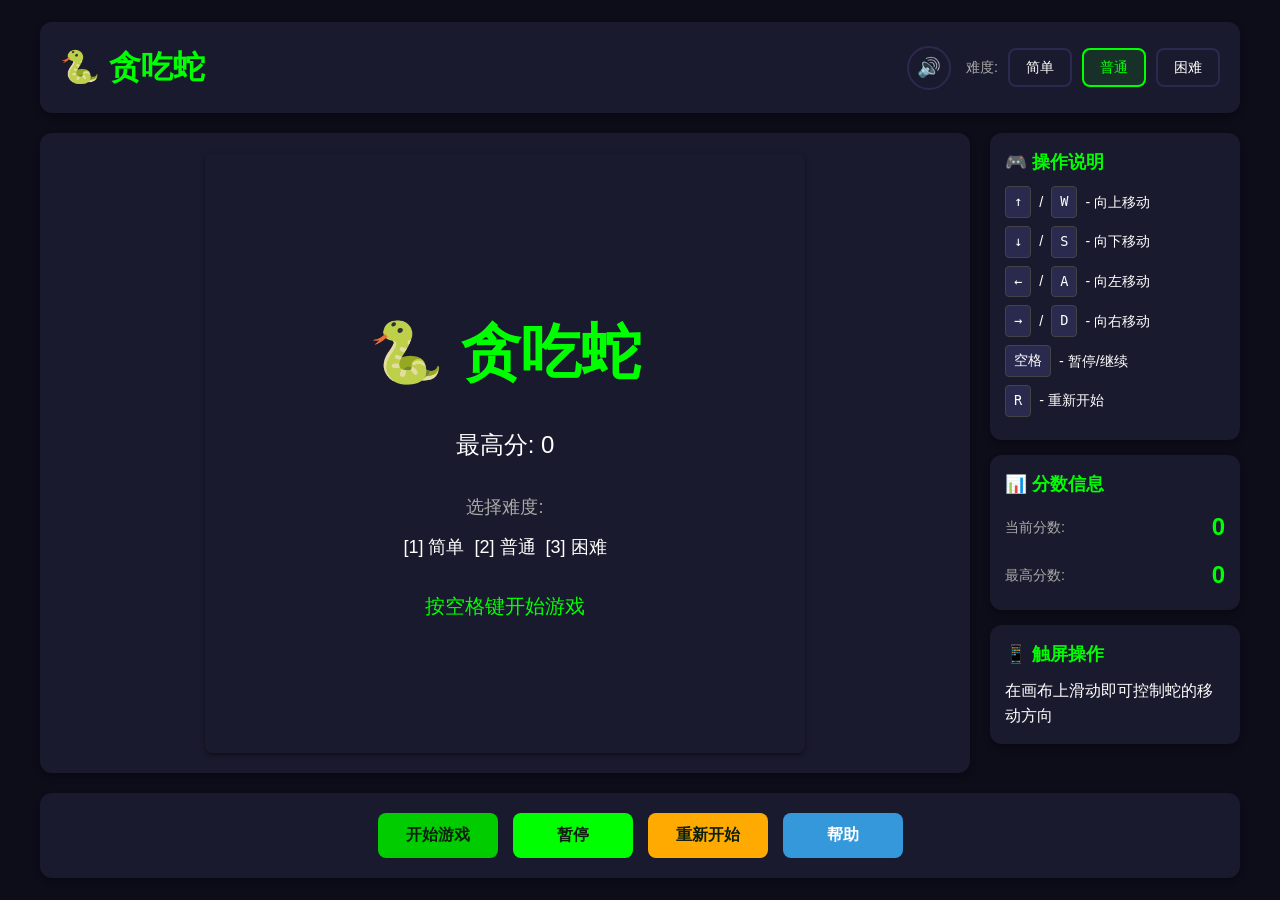
<file: index.html>
<!DOCTYPE html>
<html lang="zh-CN">
<head>
  <meta charset="UTF-8">
  <meta name="viewport" content="width=device-width, initial-scale=1.0">
  <title>贪吃蛇</title>
  <link rel="stylesheet" href="css/style.css">
</head>
<body>
  <div class="container">
    <header class="game-header">
      <h1>🐍 贪吃蛇</h1>
      <div class="header-controls">
        <button id="soundToggle" class="btn-icon" title="音效开关">🔊</button>
        <div class="difficulty-selector">
          <span class="label">难度:</span>
          <button class="difficulty-btn" data-difficulty="easy">简单</button>
          <button class="difficulty-btn active" data-difficulty="normal">普通</button>
          <button class="difficulty-btn" data-difficulty="hard">困难</button>
        </div>
      </div>
    </header>

    <main class="game-main">
      <div class="canvas-wrapper">
        <canvas id="gameCanvas"></canvas>
      </div>

      <aside class="game-info">
        <div class="info-card">
          <h3>🎮 操作说明</h3>
          <ul>
            <li><kbd>↑</kbd> / <kbd>W</kbd> - 向上移动</li>
            <li><kbd>↓</kbd> / <kbd>S</kbd> - 向下移动</li>
            <li><kbd>←</kbd> / <kbd>A</kbd> - 向左移动</li>
            <li><kbd>→</kbd> / <kbd>D</kbd> - 向右移动</li>
            <li><kbd>空格</kbd> - 暂停/继续</li>
            <li><kbd>R</kbd> - 重新开始</li>
          </ul>
        </div>

        <div class="info-card">
          <h3>📊 分数信息</h3>
          <div class="score-display">
            <div class="score-item">
              <span class="label">当前分数:</span>
              <span id="currentScore" class="value">0</span>
            </div>
            <div class="score-item">
              <span class="label">最高分数:</span>
              <span id="highScore" class="value">0</span>
            </div>
          </div>
        </div>

        <div class="info-card">
          <h3>📱 触屏操作</h3>
          <p>在画布上滑动即可控制蛇的移动方向</p>
        </div>
      </aside>
    </main>

    <footer class="game-footer">
      <button id="startBtn" class="btn btn-primary">开始游戏</button>
      <button id="pauseBtn" class="btn btn-secondary">暂停</button>
      <button id="restartBtn" class="btn btn-warning">重新开始</button>
      <button id="helpBtn" class="btn btn-info">帮助</button>
    </footer>
  </div>

  <!-- 帮助面板 -->
  <div id="helpOverlay" class="help-overlay">
    <div class="help-panel">
      <div class="help-header">
        <h2>🎮 操作说明</h2>
        <button id="helpCloseBtn" class="help-close-btn">&times;</button>
      </div>
      <div class="help-content">
        <div class="help-section">
          <h3>⌨️ 键盘控制</h3>
          <ul class="help-list">
            <li><kbd>↑</kbd> / <kbd>W</kbd> - 向上移动</li>
            <li><kbd>↓</kbd> / <kbd>S</kbd> - 向下移动</li>
            <li><kbd>←</kbd> / <kbd>A</kbd> - 向左移动</li>
            <li><kbd>→</kbd> / <kbd>D</kbd> - 向右移动</li>
            <li><kbd>空格</kbd> - 暂停/继续</li>
            <li><kbd>R</kbd> - 重新开始</li>
            <li><kbd>H</kbd> - 打开/关闭帮助</li>
            <li><kbd>ESC</kbd> - 关闭帮助面板</li>
          </ul>
        </div>
        <div class="help-section">
          <h3>📱 触屏操作</h3>
          <p>在画布上滑动即可控制蛇的移动方向</p>
        </div>
      </div>
    </div>
  </div>

  <!-- 游戏脚本 -->
  <script type="module">
    import { Game } from './js/Game.js';
    import { SoundManager } from './js/SoundManager.js';

    // 创建游戏和音效管理器实例
    const game = new Game();
    const soundManager = new SoundManager();

    // 显示开始界面
    game.showStartScreen();

    // DOM 元素
    const startBtn = document.getElementById('startBtn');
    const pauseBtn = document.getElementById('pauseBtn');
    const restartBtn = document.getElementById('restartBtn');
    const helpBtn = document.getElementById('helpBtn');
    const helpOverlay = document.getElementById('helpOverlay');
    const helpCloseBtn = document.getElementById('helpCloseBtn');
    const difficultyBtns = document.querySelectorAll('.difficulty-btn');
    const currentScoreEl = document.getElementById('currentScore');
    const highScoreEl = document.getElementById('highScore');
    const soundToggle = document.getElementById('soundToggle');

    // 首次用户交互时初始化音效
    const initSound = () => {
      soundManager.init();
      document.removeEventListener('click', initSound);
      document.removeEventListener('touchstart', initSound);
    };
    document.addEventListener('click', initSound);
    document.addEventListener('touchstart', initSound);

    // 音效开关
    soundToggle.addEventListener('click', () => {
      const enabled = soundManager.toggle();
      soundToggle.textContent = enabled ? '🔊' : '🔇';
    });

    // 切换帮助面板显示状态
    function toggleHelp() {
      const isHidden = helpOverlay.style.display === 'none' || helpOverlay.style.display === '';
      helpOverlay.style.display = isHidden ? 'flex' : 'none';
    }

    // 帮助按钮点击事件
    helpBtn.addEventListener('click', toggleHelp);

    // 帮助面板关闭按钮点击事件
    helpCloseBtn.addEventListener('click', toggleHelp);

    // 点击遮罩层关闭帮助
    helpOverlay.addEventListener('click', (e) => {
      if (e.target === helpOverlay) {
        toggleHelp();
      }
    });

    // 开始游戏
    startBtn.addEventListener('click', () => {
      game.start();
      startBtn.textContent = '游戏中...';
      startBtn.disabled = true;
    });

    // 暂停/继续
    pauseBtn.addEventListener('click', () => {
      const status = game.getStatus();
      if (status === 'playing') {
        game.pause();
        pauseBtn.textContent = '继续';
      } else if (status === 'paused') {
        game.resume();
        pauseBtn.textContent = '暂停';
      }
    });

    // 重新开始
    restartBtn.addEventListener('click', () => {
      game.restart();
      startBtn.textContent = '游戏中...';
      startBtn.disabled = true;
      pauseBtn.textContent = '暂停';
    });

    // 难度切换
    difficultyBtns.forEach(btn => {
      btn.addEventListener('click', () => {
        const difficulty = btn.dataset.difficulty;
        if (game.setDifficulty(difficulty)) {
          // 更新 UI
          difficultyBtns.forEach(b => b.classList.remove('active'));
          btn.classList.add('active');
        }
      });
    });

    // 分数显示更新（事件驱动）
    const updateScoreDisplay = (data) => {
      currentScoreEl.textContent = data.score;
      highScoreEl.textContent = data.highScore;
    };

    // 使用事件驱动替代 setInterval 轮询
    game.scoreManager.setScoreChangeListener(updateScoreDisplay);

    // 初始显示分数
    updateScoreDisplay({
      score: game.scoreManager.getScore(),
      highScore: game.scoreManager.getHighScore()
    });

    // 键盘快捷键
    document.addEventListener('keydown', (e) => {
      const key = e.key.toLowerCase();

      // ESC 键关闭帮助面板
      if (key === 'escape') {
        if (helpOverlay.style.display === 'flex') {
          toggleHelp();
        }
        return;
      }

      // H 键切换帮助面板
      if (key === 'h') {
        toggleHelp();
        return;
      }

      // 空格键开始/暂停
      if (e.key === ' ') {
        e.preventDefault();
        const status = game.getStatus();
        if (status === 'start') {
          startBtn.click();
        } else if (status === 'playing') {
          pauseBtn.click();
        } else if (status === 'paused') {
          pauseBtn.click();
        }
      }
    });
  </script>
</body>
</html>
</file>
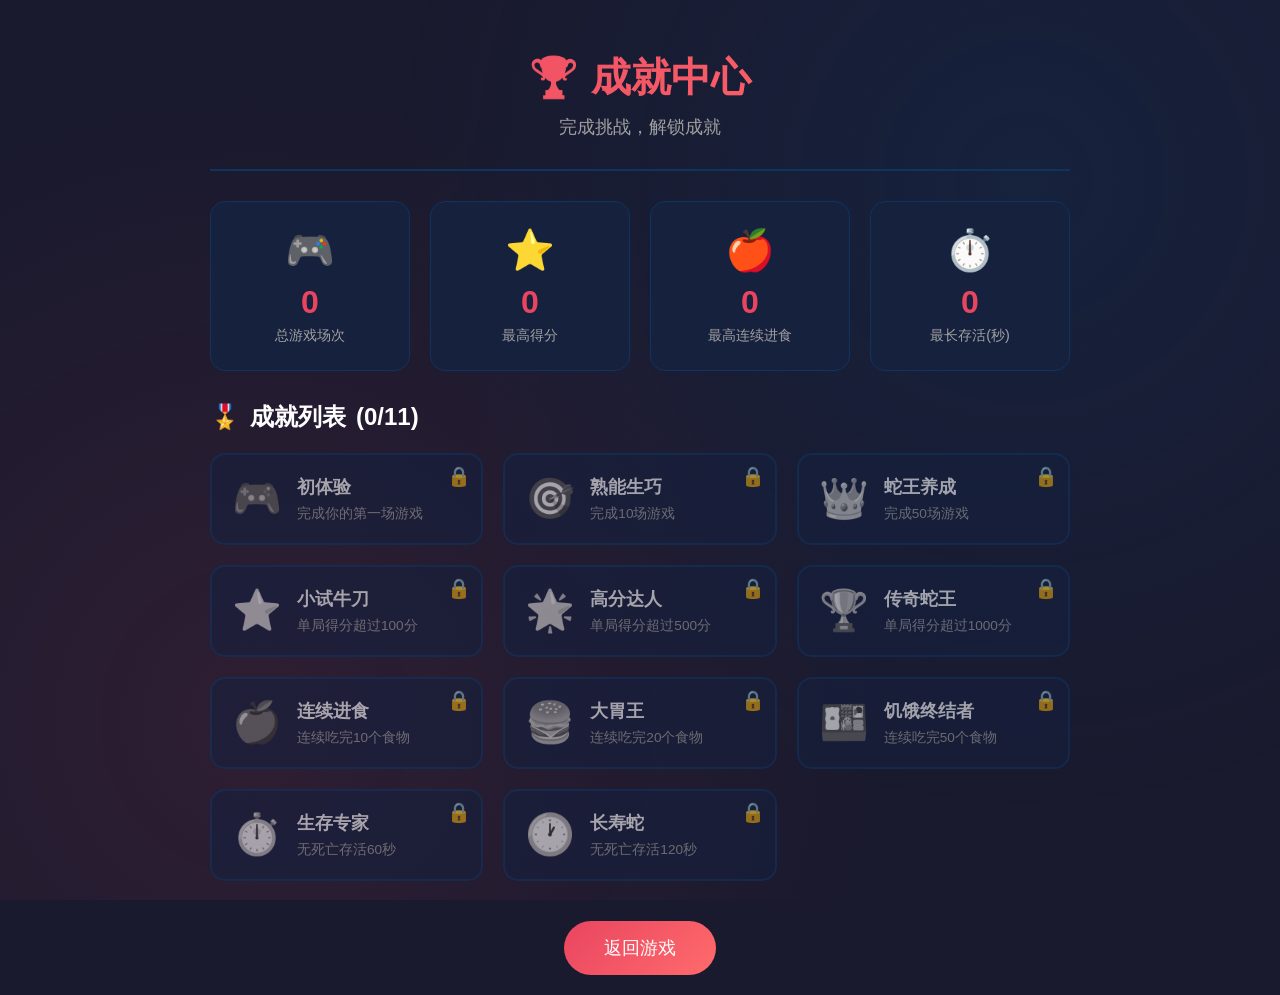
<file: achievement.html>
<!DOCTYPE html>
<html lang="zh-CN">
<head>
  <meta charset="UTF-8">
  <meta name="viewport" content="width=device-width, initial-scale=1.0">
  <title>成就 - 贪吃蛇</title>
  <link rel="stylesheet" href="css/achievement.css">
</head>
<body>
  <div class="container">
    <header class="header">
      <h1>🏆 成就中心</h1>
      <p class="subtitle">完成挑战，解锁成就</p>
    </header>

    <!-- 统计信息 -->
    <div class="stats-grid">
      <div class="stat-card">
        <div class="icon">🎮</div>
        <div class="value" id="totalGames">0</div>
        <div class="label">总游戏场次</div>
      </div>
      <div class="stat-card">
        <div class="icon">⭐</div>
        <div class="value" id="highestScore">0</div>
        <div class="label">最高得分</div>
      </div>
      <div class="stat-card">
        <div class="icon">🍎</div>
        <div class="value" id="maxFoodStreak">0</div>
        <div class="label">最高连续进食</div>
      </div>
      <div class="stat-card">
        <div class="icon">⏱️</div>
        <div class="value" id="longestSurvival">0</div>
        <div class="label">最长存活(秒)</div>
      </div>
    </div>

    <!-- 成就列表 -->
    <section class="achievements-section">
      <h2 class="section-title">
        <span>🎖️</span>
        成就列表 
        <span id="achievementCount">(0/0)</span>
      </h2>
      <div class="achievements-grid" id="achievementsList">
        <!-- 成就将通过 JS 动态加载 -->
      </div>
    </section>

    <!-- 返回按钮 -->
    <div class="back-section">
      <a href="index.html" class="btn btn-primary">返回游戏</a>
    </div>
  </div>

  <script type="module">
    import { AchievementSystem } from './js/achievement.js';

    // 创建成就系统实例
    const achievementSystem = new AchievementSystem();

    // 加载统计数据
    function loadStats() {
      const stats = achievementSystem.getGameStats();
      document.getElementById('totalGames').textContent = stats.totalGames;
      document.getElementById('highestScore').textContent = stats.highestScore;
      document.getElementById('maxFoodStreak').textContent = stats.maxFoodStreak;
      document.getElementById('longestSurvival').textContent = stats.longestSurvivalTime;
    }

    // 加载成就列表
    function loadAchievements() {
      const achievements = achievementSystem.getAllAchievements();
      const container = document.getElementById('achievementsList');
      const countEl = document.getElementById('achievementCount');
      
      const unlockedCount = achievementSystem.getUnlockedCount();
      const totalCount = achievementSystem.getTotalCount();
      countEl.textContent = `(${unlockedCount}/${totalCount})`;

      container.innerHTML = achievements.map(achievement => `
        <div class="achievement-card ${achievement.unlocked ? 'unlocked' : 'locked'}">
          <div class="achievement-icon">${achievement.icon}</div>
          <div class="achievement-info">
            <div class="achievement-name">${achievement.name}</div>
            <div class="achievement-description">${achievement.description}</div>
          </div>
          <div class="achievement-badge">
            ${achievement.unlocked ? '✅' : '🔒'}
          </div>
        </div>
      `).join('');
    }

    // 初始化页面
    loadStats();
    loadAchievements();
  </script>
</body>
</html>
</file>
<file: css/style.css>
/* 全局样式重置 */
* {
  margin: 0;
  padding: 0;
  box-sizing: border-box;
}

/* 基础样式 */
:root {
  --primary-color: #00ff00;
  --secondary-color: #1a1a2e;
  --accent-color: #ff4444;
  --text-color: #ffffff;
  --border-color: #2a2a4e;
  --success-color: #00cc00;
  --warning-color: #ffaa00;
}

body {
  font-family: 'Segoe UI', Tahoma, Geneva, Verdana, sans-serif;
  background-color: #0d0d1a;
  color: var(--text-color);
  line-height: 1.6;
  min-height: 100vh;
  display: flex;
  align-items: center;
  justify-content: center;
  padding: 20px;
}

/* 容器 */
.container {
  max-width: 1200px;
  width: 100%;
  display: flex;
  flex-direction: column;
  gap: 20px;
}

/* 游戏头部 */
.game-header {
  background-color: var(--secondary-color);
  padding: 20px;
  border-radius: 12px;
  display: flex;
  justify-content: space-between;
  align-items: center;
  box-shadow: 0 4px 6px rgba(0, 0, 0, 0.3);
  flex-wrap: wrap;
  gap: 15px;
}

.header-controls {
  display: flex;
  align-items: center;
  gap: 15px;
  flex-wrap: wrap;
}

/* 音效开关按钮 */
.btn-icon {
  width: 44px;
  height: 44px;
  border-radius: 50%;
  border: 2px solid var(--border-color);
  background-color: var(--secondary-color);
  color: var(--text-color);
  font-size: 1.2rem;
  cursor: pointer;
  transition: all 0.3s ease;
  display: flex;
  align-items: center;
  justify-content: center;
}

.btn-icon:hover {
  border-color: var(--primary-color);
  transform: scale(1.1);
}

.game-header h1 {
  font-size: 2rem;
  color: var(--primary-color);
}

/* 难度选择器 */
.difficulty-selector {
  display: flex;
  align-items: center;
  gap: 10px;
}

.difficulty-selector .label {
  font-size: 0.9rem;
  color: #aaa;
}

.difficulty-btn {
  padding: 8px 16px;
  border: 2px solid var(--border-color);
  background-color: var(--secondary-color);
  color: var(--text-color);
  border-radius: 8px;
  cursor: pointer;
  transition: all 0.3s ease;
  font-size: 0.9rem;
}

.difficulty-btn:hover {
  border-color: var(--primary-color);
  transform: translateY(-2px);
}

.difficulty-btn.active {
  border-color: var(--primary-color);
  background-color: rgba(0, 255, 0, 0.1);
  color: var(--primary-color);
}

/* 游戏主体 */
.game-main {
  display: flex;
  gap: 20px;
  align-items: flex-start;
}

/* Canvas 容器 */
.canvas-wrapper {
  flex: 1;
  background-color: var(--secondary-color);
  padding: 20px;
  border-radius: 12px;
  box-shadow: 0 4px 6px rgba(0, 0, 0, 0.3);
  display: flex;
  justify-content: center;
  align-items: center;
}

#gameCanvas {
  border-radius: 8px;
  box-shadow: 0 2px 4px rgba(0, 0, 0, 0.5);
  max-width: 100%;
  height: auto;
}

/* 游戏信息栏 */
.game-info {
  width: 250px;
  display: flex;
  flex-direction: column;
  gap: 15px;
}

.info-card {
  background-color: var(--secondary-color);
  padding: 15px;
  border-radius: 12px;
  box-shadow: 0 4px 6px rgba(0, 0, 0, 0.3);
}

.info-card h3 {
  font-size: 1.1rem;
  margin-bottom: 10px;
  color: var(--primary-color);
}

.info-card ul {
  list-style: none;
}

.info-card li {
  margin-bottom: 8px;
  font-size: 0.9rem;
  display: flex;
  align-items: center;
  gap: 8px;
}

/* 键盘按键样式 */
kbd {
  background-color: var(--border-color);
  padding: 4px 8px;
  border-radius: 4px;
  font-family: monospace;
  font-size: 0.85rem;
  border: 1px solid #444;
  min-width: 24px;
  text-align: center;
  display: inline-block;
}

/* 分数显示 */
.score-display {
  display: flex;
  flex-direction: column;
  gap: 10px;
}

.score-item {
  display: flex;
  justify-content: space-between;
  align-items: center;
  font-size: 0.9rem;
}

.score-item .label {
  color: #aaa;
}

.score-item .value {
  font-size: 1.5rem;
  font-weight: bold;
  color: var(--primary-color);
}

/* 游戏底部 */
.game-footer {
  background-color: var(--secondary-color);
  padding: 20px;
  border-radius: 12px;
  display: flex;
  justify-content: center;
  gap: 15px;
  box-shadow: 0 4px 6px rgba(0, 0, 0, 0.3);
}

/* 按钮样式 */
.btn {
  padding: 12px 24px;
  border: none;
  border-radius: 8px;
  font-size: 1rem;
  font-weight: 600;
  cursor: pointer;
  transition: all 0.3s ease;
  min-width: 120px;
}

.btn:disabled {
  opacity: 0.5;
  cursor: not-allowed;
}

.btn-primary {
  background-color: var(--success-color);
  color: #0d1f0d;
}

.btn-primary:hover:not(:disabled) {
  transform: translateY(-2px);
  box-shadow: 0 4px 8px rgba(0, 204, 0, 0.3);
}

.btn-secondary {
  background-color: var(--primary-color);
  color: #0d1f0d;
}

.btn-secondary:hover:not(:disabled) {
  transform: translateY(-2px);
  box-shadow: 0 4px 8px rgba(0, 255, 0, 0.3);
}

.btn-warning {
  background-color: var(--warning-color);
  color: #0d1f0d;
}

.btn-warning:hover:not(:disabled) {
  transform: translateY(-2px);
  box-shadow: 0 4px 8px rgba(255, 170, 0, 0.3);
}

.btn-info {
  background-color: #3498db;
  color: #fff;
}

.btn-info:hover:not(:disabled) {
  transform: translateY(-2px);
  box-shadow: 0 4px 8px rgba(52, 152, 219, 0.3);
}

/* 帮助面板样式 */
.help-overlay {
  display: none;
  position: fixed;
  top: 0;
  left: 0;
  width: 100%;
  height: 100%;
  background-color: rgba(0, 0, 0, 0.7);
  z-index: 1000;
  justify-content: center;
  align-items: center;
  animation: fadeIn 0.3s ease;
}

.help-panel {
  background-color: var(--secondary-color);
  border-radius: 16px;
  padding: 0;
  max-width: 500px;
  width: 90%;
  max-height: 80vh;
  overflow-y: auto;
  box-shadow: 0 8px 32px rgba(0, 0, 0, 0.5);
  animation: slideIn 0.3s ease;
}

.help-header {
  display: flex;
  justify-content: space-between;
  align-items: center;
  padding: 20px 24px;
  border-bottom: 1px solid var(--border-color);
}

.help-header h2 {
  font-size: 1.5rem;
  color: var(--primary-color);
  margin: 0;
}

.help-close-btn {
  background: none;
  border: none;
  color: #aaa;
  font-size: 2rem;
  cursor: pointer;
  padding: 0;
  line-height: 1;
  transition: color 0.3s ease;
}

.help-close-btn:hover {
  color: var(--text-color);
}

.help-content {
  padding: 24px;
}

.help-section {
  margin-bottom: 20px;
}

.help-section:last-child {
  margin-bottom: 0;
}

.help-section h3 {
  font-size: 1.1rem;
  color: var(--primary-color);
  margin-bottom: 12px;
}

.help-list {
  list-style: none;
}

.help-list li {
  margin-bottom: 10px;
  font-size: 0.95rem;
  display: flex;
  align-items: center;
  gap: 10px;
}

.help-list kbd {
  background-color: var(--border-color);
  padding: 4px 10px;
  border-radius: 4px;
  font-family: monospace;
  font-size: 0.85rem;
  border: 1px solid #444;
  min-width: 32px;
  text-align: center;
  display: inline-block;
}

@keyframes fadeIn {
  from {
    opacity: 0;
  }
  to {
    opacity: 1;
  }
}

@keyframes slideIn {
  from {
    transform: translateY(-20px);
    opacity: 0;
  }
  to {
    transform: translateY(0);
    opacity: 1;
  }
}

/* 响应式设计 */
@media (max-width: 900px) {
  .game-main {
    flex-direction: column;
    align-items: center;
  }

  .game-info {
    width: 100%;
    flex-direction: row;
    flex-wrap: wrap;
  }

  .info-card {
    flex: 1;
    min-width: 200px;
  }

  .game-header {
    flex-direction: column;
    gap: 15px;
    text-align: center;
  }

  .header-controls {
    justify-content: center;
  }
}

@media (max-width: 600px) {
  body {
    padding: 8px;
  }

  .container {
    gap: 12px;
  }

  .game-header {
    padding: 12px;
  }

  .game-header h1 {
    font-size: 1.3rem;
  }

  .header-controls {
    width: 100%;
    justify-content: space-between;
  }

  .btn-icon {
    width: 40px;
    height: 40px;
    font-size: 1rem;
  }

  .difficulty-btn {
    padding: 8px 10px;
    font-size: 0.8rem;
  }

  .difficulty-selector .label {
    display: none;
  }

  .canvas-wrapper {
    padding: 10px;
  }

  #gameCanvas {
    max-width: 100%;
    height: auto;
  }

  .btn {
    padding: 12px 16px;
    font-size: 0.9rem;
    min-width: 90px;
    touch-action: manipulation;
  }

  .game-footer {
    padding: 12px;
    gap: 8px;
    flex-wrap: wrap;
  }

  .info-card {
    min-width: 150px;
    padding: 10px;
  }

  .info-card h3 {
    font-size: 0.95rem;
  }

  .info-card li {
    font-size: 0.8rem;
  }

  .score-item .value {
    font-size: 1.2rem;
  }

  .btn {
    padding: 10px 16px;
    font-size: 0.9rem;
    min-width: 80px;
  }

  .info-card li {
    flex-direction: column;
    align-items: flex-start;
  }
}

/* 动画效果 */
@keyframes pulse {
  0%, 100% {
    opacity: 1;
  }
  50% {
    opacity: 0.5;
  }
}

.pulse {
  animation: pulse 2s ease-in-out infinite;
}
</file>
<file: css/achievement.css>
/* 成就页面样式 */
:root {
  --bg-primary: #1a1a2e;
  --bg-secondary: #16213e;
  --bg-card: #0f3460;
  --accent: #e94560;
  --text-primary: #ffffff;
  --text-secondary: #a0a0a0;
  --gold: #ffd700;
  --silver: #c0c0c0;
  --bronze: #cd7f32;
  --success: #00ff00;
}

* {
  margin: 0;
  padding: 0;
  box-sizing: border-box;
}

body {
  font-family: 'Segoe UI', Tahoma, Geneva, Verdana, sans-serif;
  background: var(--bg-primary);
  color: var(--text-primary);
  min-height: 100vh;
  overflow-x: hidden;
}

/* 背景动画 */
body::before {
  content: '';
  position: fixed;
  top: 0;
  left: 0;
  width: 100%;
  height: 100%;
  background: 
    radial-gradient(circle at 20% 80%, rgba(233, 69, 96, 0.1) 0%, transparent 50%),
    radial-gradient(circle at 80% 20%, rgba(15, 52, 96, 0.3) 0%, transparent 50%);
  pointer-events: none;
  z-index: -1;
}

.container {
  max-width: 900px;
  margin: 0 auto;
  padding: 20px;
}

/* 头部样式 */
.header {
  text-align: center;
  padding: 30px 0;
  border-bottom: 2px solid var(--bg-card);
}

.header h1 {
  font-size: 2.5rem;
  margin-bottom: 10px;
  background: linear-gradient(135deg, var(--accent), #ff6b6b);
  -webkit-background-clip: text;
  -webkit-text-fill-color: transparent;
  background-clip: text;
}

.header .subtitle {
  color: var(--text-secondary);
  font-size: 1.1rem;
}

/* 统计卡片 */
.stats-grid {
  display: grid;
  grid-template-columns: repeat(auto-fit, minmax(200px, 1fr));
  gap: 20px;
  margin: 30px 0;
}

.stat-card {
  background: var(--bg-secondary);
  border-radius: 15px;
  padding: 25px;
  text-align: center;
  border: 1px solid var(--bg-card);
  transition: transform 0.3s ease, box-shadow 0.3s ease;
}

.stat-card:hover {
  transform: translateY(-5px);
  box-shadow: 0 10px 30px rgba(233, 69, 96, 0.2);
}

.stat-card .icon {
  font-size: 2.5rem;
  margin-bottom: 10px;
}

.stat-card .value {
  font-size: 2rem;
  font-weight: bold;
  color: var(--accent);
}

.stat-card .label {
  color: var(--text-secondary);
  font-size: 0.9rem;
  margin-top: 5px;
}

/* 成就列表 */
.achievements-section {
  margin-top: 30px;
}

.section-title {
  font-size: 1.5rem;
  margin-bottom: 20px;
  display: flex;
  align-items: center;
  gap: 10px;
}

.achievements-grid {
  display: grid;
  grid-template-columns: repeat(auto-fill, minmax(250px, 1fr));
  gap: 20px;
}

.achievement-card {
  background: var(--bg-secondary);
  border-radius: 15px;
  padding: 20px;
  display: flex;
  align-items: flex-start;
  gap: 15px;
  border: 2px solid var(--bg-card);
  transition: all 0.3s ease;
  position: relative;
  overflow: hidden;
}

.achievement-card::before {
  content: '';
  position: absolute;
  top: 0;
  left: 0;
  width: 100%;
  height: 100%;
  background: linear-gradient(135deg, transparent, rgba(255, 215, 0, 0.1));
  opacity: 0;
  transition: opacity 0.3s ease;
}

.achievement-card:hover::before {
  opacity: 1;
}

.achievement-card.unlocked {
  border-color: var(--gold);
  box-shadow: 0 0 20px rgba(255, 215, 0, 0.3);
}

.achievement-card.locked {
  opacity: 0.6;
}

.achievement-card.locked .achievement-icon {
  filter: grayscale(100%);
}

.achievement-icon {
  font-size: 2.5rem;
  flex-shrink: 0;
  transition: transform 0.3s ease;
}

.achievement-card:hover .achievement-icon {
  transform: scale(1.1);
}

.achievement-info {
  flex: 1;
}

.achievement-name {
  font-size: 1.1rem;
  font-weight: bold;
  margin-bottom: 5px;
}

.achievement-description {
  font-size: 0.85rem;
  color: var(--text-secondary);
  line-height: 1.4;
}

.achievement-badge {
  position: absolute;
  top: 10px;
  right: 10px;
  font-size: 1.2rem;
}

/* 返回按钮 */
.back-section {
  margin-top: 40px;
  text-align: center;
}

.btn {
  padding: 15px 40px;
  font-size: 1.1rem;
  border: none;
  border-radius: 30px;
  cursor: pointer;
  transition: all 0.3s ease;
  text-decoration: none;
  display: inline-block;
}

.btn-primary {
  background: linear-gradient(135deg, var(--accent), #ff6b6b);
  color: white;
}

.btn-primary:hover {
  transform: translateY(-3px);
  box-shadow: 0 10px 30px rgba(233, 69, 96, 0.4);
}

/* 新成就提示弹窗 */
.achievement-toast {
  position: fixed;
  top: 20px;
  right: 20px;
  background: linear-gradient(135deg, var(--bg-secondary), var(--bg-card));
  border: 2px solid var(--gold);
  border-radius: 15px;
  padding: 20px 30px;
  display: flex;
  align-items: center;
  gap: 15px;
  box-shadow: 0 10px 40px rgba(0, 0, 0, 0.5);
  z-index: 1000;
  animation: slideIn 0.5s ease, fadeOut 0.5s ease 3s forwards;
}

@keyframes slideIn {
  from {
    transform: translateX(100%);
    opacity: 0;
  }
  to {
    transform: translateX(0);
    opacity: 1;
  }
}

@keyframes fadeOut {
  from {
    transform: translateX(0);
    opacity: 1;
  }
  to {
    transform: translateX(100%);
    opacity: 0;
  }
}

.achievement-toast .icon {
  font-size: 2rem;
}

.achievement-toast .content {
  flex: 1;
}

.achievement-toast .title {
  color: var(--gold);
  font-weight: bold;
  font-size: 0.9rem;
}

.achievement-toast .name {
  font-size: 1.1rem;
  margin-top: 3px;
}

/* 响应式设计 */
@media (max-width: 768px) {
  .header h1 {
    font-size: 2rem;
  }
  
  .achievements-grid {
    grid-template-columns: 1fr;
  }
  
  .stats-grid {
    grid-template-columns: repeat(2, 1fr);
  }
}

@media (max-width: 480px) {
  .container {
    padding: 15px;
  }
  
  .stats-grid {
    grid-template-columns: 1fr;
  }
  
  .achievement-card {
    padding: 15px;
  }
  
  .achievement-icon {
    font-size: 2rem;
  }
}
</file>
